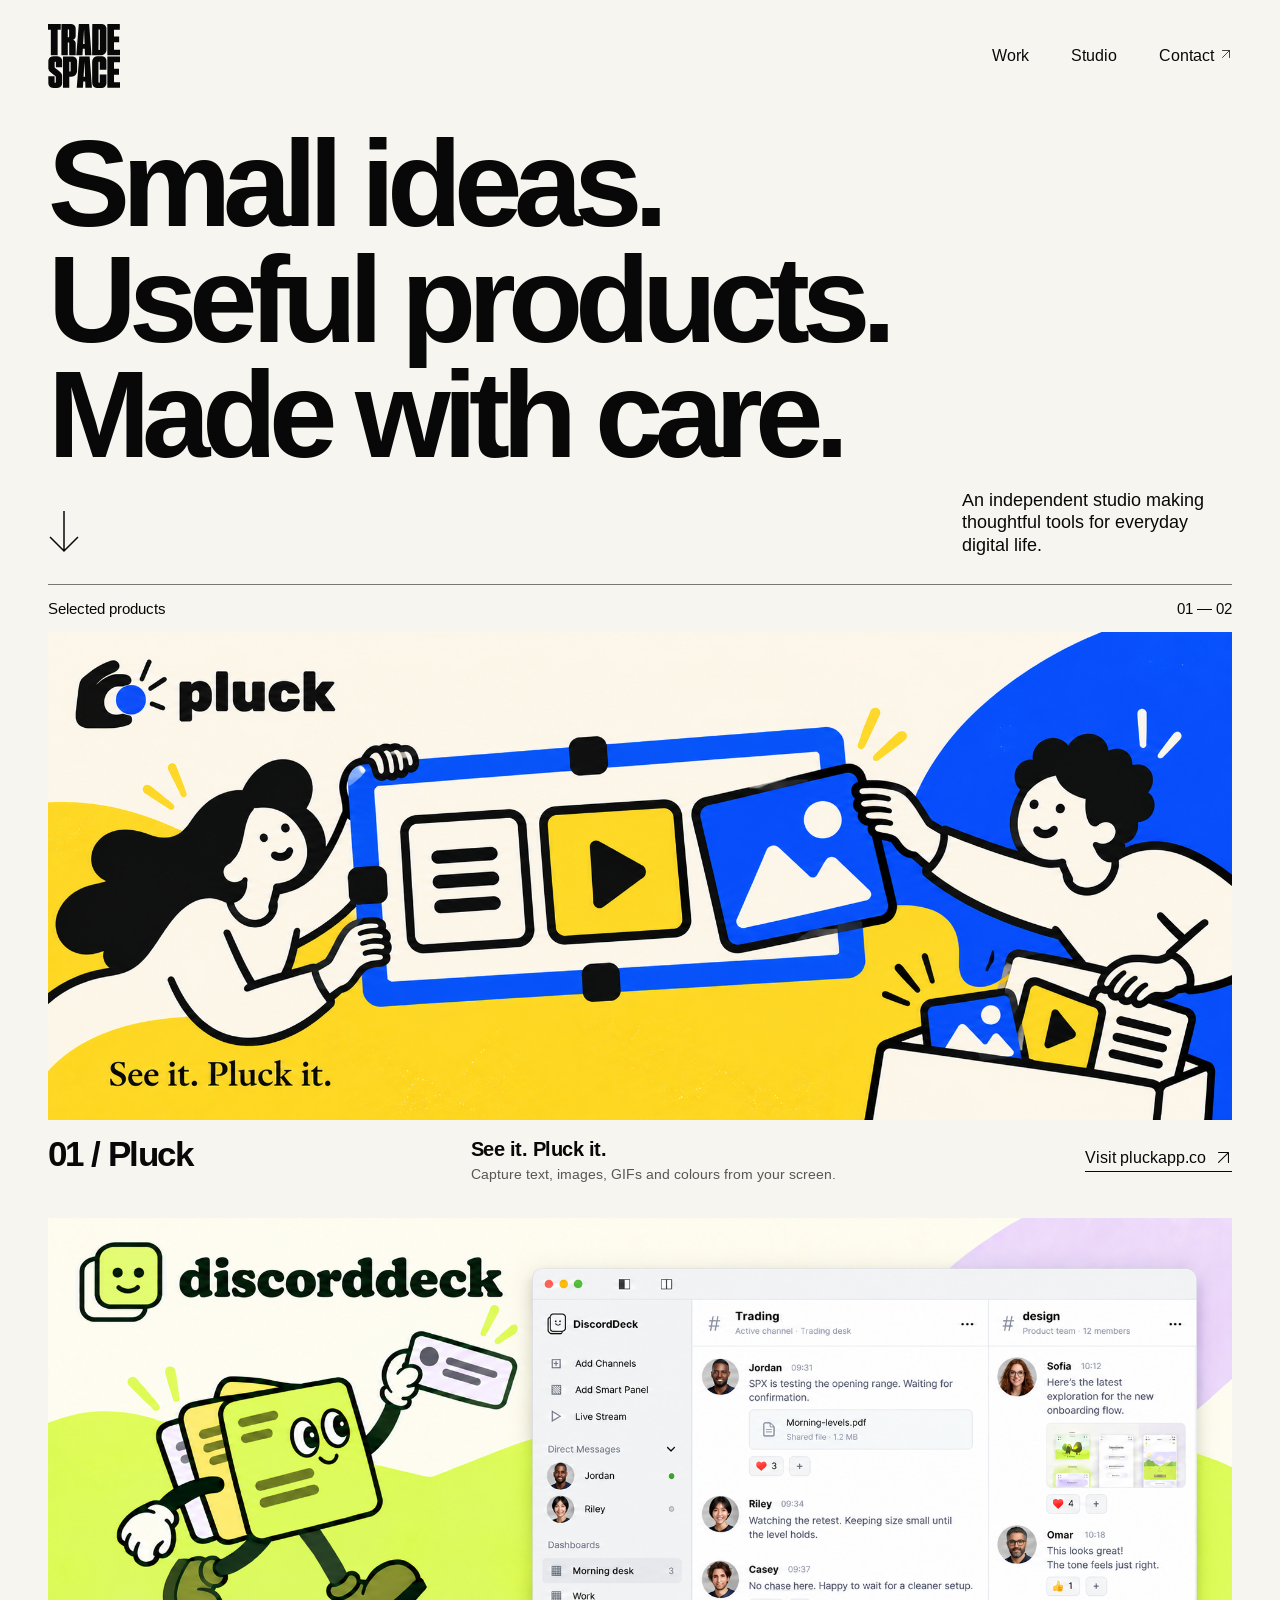
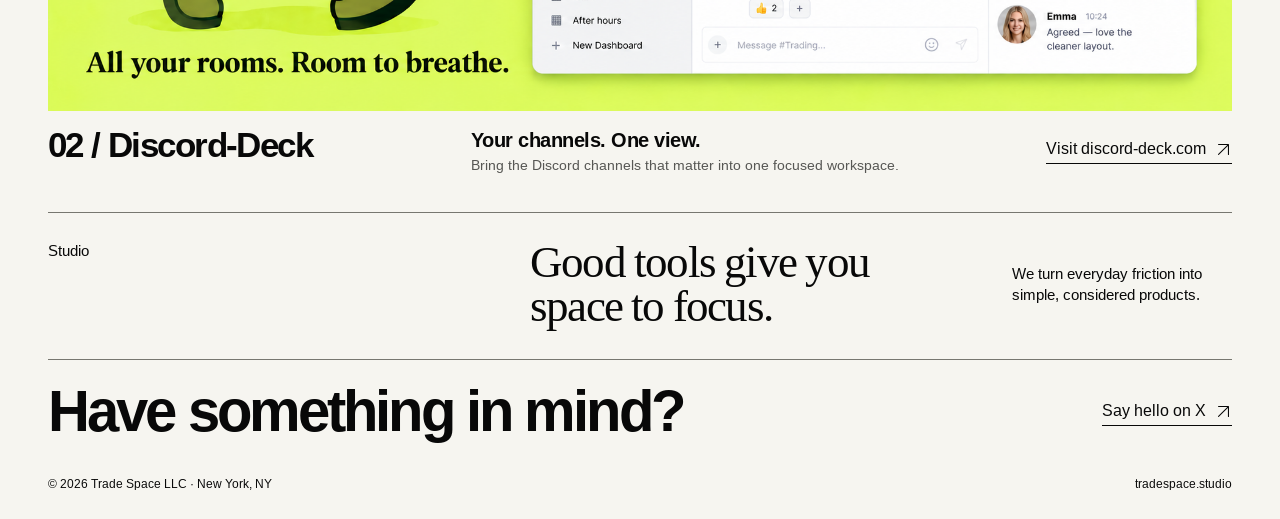
<file: index.html>
<!doctype html>
<html lang="en">
<head>
  <meta charset="utf-8">
  <meta name="viewport" content="width=device-width,initial-scale=1">
  <meta name="theme-color" content="#f6f5f0">
  <title>Trade Space — Small ideas. Useful products.</title>
  <meta name="description" content="An independent studio making thoughtful tools for everyday digital life. Explore Pluck and Discord-Deck.">
  <link rel="canonical" href="https://tradespace.studio/">
  <meta property="og:type" content="website">
  <meta property="og:title" content="Trade Space — Small ideas. Useful products.">
  <meta property="og:description" content="An independent studio making thoughtful tools for everyday digital life. Explore Pluck and Discord-Deck.">
  <meta property="og:url" content="https://tradespace.studio/">
  <meta property="og:image" content="https://tradespace.studio/assets/brand/social-card.png">
  <meta property="og:image:width" content="1200">
  <meta property="og:image:height" content="630">
  <meta name="twitter:card" content="summary_large_image">
  <link rel="icon" href="assets/brand/favicon.svg" type="image/svg+xml">
  <link rel="apple-touch-icon" href="assets/brand/apple-touch-icon.png">
  <link rel="preload" href="assets/fonts/studio-sans-bold.woff" as="font" type="font/woff" crossorigin>
  <link rel="stylesheet" href="styles.css?v=4">
</head>
<body id="top">
  <a class="skip-link" href="#main">Skip to content</a>
  <div class="shell">
    <header class="site-header">
      <a class="studio-logo" href="#top" aria-label="Trade Space, back to top">
        <img src="assets/brand/tradespace-stacked-black.svg" width="72" height="65" alt="Trade Space">
      </a>
      <nav aria-label="Main navigation">
        <a href="#work">Work</a><a href="#studio">Studio</a><a class="text-link" href="#contact">Contact <span aria-hidden="true"><svg viewBox="0 0 24 24" width="17" height="17" fill="none" stroke="currentColor" stroke-width="1.5" stroke-linecap="round" stroke-linejoin="round" focusable="false"><path d="M5 19 19 5M5 5h14v14"/></svg></span></a>
      </nav>
    </header>
    <main id="main">
      <section class="hero" aria-labelledby="intro-title">
        <h1 id="intro-title"><span>Small ideas.</span><span>Useful products.</span><span>Made with care.</span></h1>
        <div class="hero-bottom">
          <a class="scroll-cue" href="#work" aria-label="Explore our products"><svg viewBox="0 0 32 44" aria-hidden="true"><path d="M16 1v40M2 27l14 14 14-14"/></svg></a>
          <p>An independent studio making thoughtful tools for everyday digital life.</p>
        </div>
      </section>
      <section class="work" id="work" aria-labelledby="work-title">
        <div class="section-label"><h2 id="work-title">Selected products</h2><span>01 — 02</span></div>
        <article class="product product-pluck">
          <a class="product-link" href="https://pluckapp.co/" target="_blank" rel="noopener noreferrer" aria-label="Visit Pluck, opens in a new tab">
            <div class="pluck-artwork">
              <img src="assets/pluck/showcase.webp" width="1954" height="805" alt="Pluck. See it. Pluck it. Two people lift text, video and image tiles out of a selection frame." decoding="async" fetchpriority="high">
            </div>
            <div class="product-caption">
              <h3>01 / Pluck</h3>
              <div class="product-copy"><p class="product-tagline">See it. Pluck it.</p><p>Capture text, images, GIFs and colours from your screen.</p></div>
              <span class="text-link product-visit">Visit pluckapp.co <span aria-hidden="true"><svg viewBox="0 0 24 24" width="17" height="17" fill="none" stroke="currentColor" stroke-width="1.5" stroke-linecap="round" stroke-linejoin="round" focusable="false"><path d="M5 19 19 5M5 5h14v14"/></svg></span></span>
            </div>
          </a>
        </article>
        <article class="product product-discord">
          <a class="product-link" href="https://discord-deck.com/" target="_blank" rel="noopener noreferrer" aria-label="Visit Discord-Deck, opens in a new tab">
            <div class="discord-artwork">
              <img src="assets/discord-deck/showcase.png" width="1942" height="809" alt="DiscordDeck. All your rooms. Room to breathe. A mascot made of stacked cards walks beside the app, which shows two channels side by side." loading="lazy" decoding="async">
            </div>
            <div class="product-caption">
              <h3>02 / Discord-Deck</h3>
              <div class="product-copy"><p class="product-tagline">Your channels. One view.</p><p>Bring the Discord channels that matter into one focused workspace.</p></div>
              <span class="text-link product-visit">Visit discord-deck.com <span aria-hidden="true"><svg viewBox="0 0 24 24" width="17" height="17" fill="none" stroke="currentColor" stroke-width="1.5" stroke-linecap="round" stroke-linejoin="round" focusable="false"><path d="M5 19 19 5M5 5h14v14"/></svg></span></span>
            </div>
          </a>
        </article>
      </section>
      <section class="studio-section" id="studio" aria-labelledby="studio-title">
        <h2 id="studio-title">Studio</h2>
        <p class="studio-statement">Good tools give you<br class="desktop-break"> space to focus.</p>
        <p class="studio-copy">We turn everyday friction into simple, considered products.</p>
      </section>
      <section class="contact-section" id="contact" aria-labelledby="contact-title">
        <h2 id="contact-title">Have something in mind?</h2>
        <a class="text-link" href="https://x.com/spacemnke" target="_blank" rel="noopener noreferrer">Say hello on X <span aria-hidden="true"><svg viewBox="0 0 24 24" width="17" height="17" fill="none" stroke="currentColor" stroke-width="1.5" stroke-linecap="round" stroke-linejoin="round" focusable="false"><path d="M5 19 19 5M5 5h14v14"/></svg></span><span class="sr-only">, opens in a new tab</span></a>
      </section>
    </main>
    <footer class="site-footer"><span>© 2026 Trade Space LLC · New York, NY</span><a href="#top">tradespace.studio <span class="sr-only">, back to top</span></a></footer>
  </div>
</body>
</html>
</file>
<file: styles.css>
@font-face{font-family:Studio Sans;src:url('assets/fonts/studio-sans-regular.woff') format('woff');font-weight:400;font-style:normal;font-display:swap}
@font-face{font-family:Studio Sans;src:url('assets/fonts/studio-sans-bold.woff') format('woff');font-weight:700;font-style:normal;font-display:swap}
@font-face{font-family:Studio Serif;src:url('assets/fonts/studio-serif-regular.woff') format('woff');font-weight:400;font-style:normal;font-display:swap}
@font-face{font-family:Studio Serif;src:url('assets/fonts/studio-serif-bold.woff') format('woff');font-weight:700;font-style:normal;font-display:swap}
:root{--paper:#f6f5f0;--ink:#080808;--muted:#575754;--rule:#777770;--gutter:min(3.75vw,54px);--pluck-yellow:#ffdc3e;--pluck-paper:#fff8eb;--pluck-ink:#151719;--pluck-blue:#1f4ff5;--lavender:#e3dafa}
*{box-sizing:border-box}
html{scroll-behavior:smooth;scroll-padding-top:24px}
body{margin:0;background:var(--paper);color:var(--ink);font-family:Studio Sans,Arial,sans-serif;font-size:16px;line-height:1.4;-webkit-font-smoothing:antialiased}
a{color:inherit;text-decoration:none}
img{max-width:100%;display:block}
p,h1,h2,h3{margin:0}
a:focus-visible{outline:3px solid var(--pluck-blue);outline-offset:6px}
::selection{background:var(--pluck-blue);color:white}
.shell{max-width:1440px;margin:0 auto;padding:0 var(--gutter)}
.skip-link{position:fixed;top:8px;left:8px;z-index:10;padding:12px 18px;background:var(--ink);color:white;transform:translateY(-160%)}
.skip-link:focus{transform:translateY(0)}
.sr-only{position:absolute;width:1px;height:1px;padding:0;margin:-1px;overflow:hidden;clip:rect(0,0,0,0);white-space:nowrap;border:0}
.site-header{min-height:112px;display:flex;align-items:center;justify-content:space-between;gap:32px}
.studio-logo{width:72px;flex:0 0 72px;display:block}
.studio-logo img{width:100%;height:auto}
.site-header nav{display:flex;align-items:center;gap:42px}
.site-header nav a{display:inline-flex;align-items:center;gap:6px;min-height:44px}
.site-header nav a:hover{text-decoration:underline;text-underline-offset:5px}
.text-link{display:inline-flex;align-items:center;gap:9px;position:relative;white-space:nowrap}
.text-link::after{content:"";position:absolute;left:0;right:0;top:calc(50% + .35em + 8px);border-top:1px solid}
.site-header nav .text-link::after{content:none}
.text-link>span[aria-hidden]{display:inline-flex;transition:transform 180ms ease}
.text-link svg{display:block;width:1.0625em;height:1.0625em}
.site-header nav .text-link svg{width:12px;height:12px;margin-bottom:4px}
a:hover .text-link>span[aria-hidden],a.text-link:hover>span[aria-hidden]{transform:translate(2px,-2px)}
.hero{padding:14px 0 28px}
.hero h1{font-size:clamp(58px,9.6vw,138px);font-weight:700;line-height:.94;letter-spacing:-.065em}
.hero h1>span{display:block}
.hero-bottom{display:flex;align-items:flex-end;justify-content:space-between;gap:32px;margin-top:16px}
.hero-bottom p{font-size:18px;line-height:1.25;max-width:270px}
.scroll-cue{display:flex;width:44px;height:48px;align-items:center}
.scroll-cue svg{width:32px;height:44px;fill:none;stroke:currentColor;stroke-width:1.5}
.section-label{border-top:1px solid var(--rule);padding:13px 0;display:flex;justify-content:space-between;gap:20px;font-size:15px}
.section-label h2{font:inherit}
.product+.product{margin-top:34px}
.product-link{display:block}
.pluck-artwork{background:var(--pluck-paper)}
.pluck-artwork>img{width:100%;height:auto}
.product-caption{display:grid;grid-template-columns:34% minmax(0,1fr) auto;align-items:start;gap:20px;padding-top:16px}
.product-caption h3{font-size:clamp(23px,2.75vw,40px);font-weight:700;line-height:1.05;letter-spacing:-.045em}
.product-copy{padding-top:1px}
.product-copy>p:last-child{font-size:14px;line-height:1.45;margin-top:3px;color:var(--muted);max-width:470px}
.product-copy .product-tagline{font-size:20px;font-weight:700;letter-spacing:-.025em;line-height:1.2}
.product-visit{min-height:44px;font-size:16px;align-self:start}
.discord-artwork{background:#fdfcf0}
.discord-artwork>img{width:100%;height:auto}
.studio-section{display:grid;grid-template-columns:1fr 1fr 220px;gap:32px;border-top:1px solid var(--rule);padding:27px 0 31px;margin-top:36px;align-items:start}
.studio-section h2{font-size:15px;font-weight:400}
.studio-statement{font-family:Studio Serif,Georgia,serif;font-size:clamp(30px,3.5vw,50px);line-height:.99;letter-spacing:-.04em}
.studio-copy{font-size:15px;line-height:1.4;align-self:center}
.contact-section{border-top:1px solid var(--rule);padding:22px 0 20px;display:flex;justify-content:space-between;align-items:center;gap:24px}
.contact-section h2{font-size:clamp(32px,4.5vw,64px);line-height:1.02;letter-spacing:-.05em}
.contact-section .text-link{min-height:44px;flex-shrink:0}
.site-footer{display:flex;justify-content:space-between;gap:24px;padding:15px 0 26px;font-size:12px;line-height:1.4}
@media(min-width:768px) and (max-width:1100px){
 .site-header{min-height:90px}.studio-logo{width:60px;flex-basis:60px}.hero-bottom p{font-size:16px;max-width:235px}
 .product-caption{grid-template-columns:31% minmax(0,1fr) auto;gap:15px}.product-visit{font-size:13px}.product-copy .product-tagline{font-size:17px}.product-copy>p:last-child{font-size:12px}
 .studio-section{grid-template-columns:1fr 1.1fr 180px;gap:22px}.studio-copy{font-size:13px}
}
@media(max-width:767px){
 :root{--gutter:20px}html{scroll-padding-top:16px}body{font-size:15px}
 .site-header{min-height:88px;gap:20px}.studio-logo{width:52px;flex-basis:52px}.site-header nav{gap:20px;font-size:13px}.site-header nav a{gap:3px}
 .hero{padding:18px 0 24px}.hero h1{font-size:clamp(36px,9.8vw,75px);line-height:.98;letter-spacing:-.055em}
 .hero-bottom{margin-top:24px;align-items:flex-end;gap:28px}.hero-bottom p{font-size:15px;max-width:235px;line-height:1.35}.scroll-cue{flex-shrink:0;width:32px}
 .section-label{font-size:12px;padding:12px 0}
 .product-caption{grid-template-columns:1fr;gap:12px;padding-top:16px}.product-caption h3{font-size:29px}.product-copy .product-tagline{font-size:18px}.product-copy>p:last-child{font-size:14px;line-height:1.4;max-width:36ch}
 .product-visit{justify-self:start;font-size:14px;min-height:38px}.product+.product{margin-top:32px}
 .studio-section{grid-template-columns:1fr;gap:20px;margin-top:30px;padding:24px 0}.studio-section h2{font-size:13px}.studio-statement{font-size:40px;line-height:1.02;max-width:330px}.studio-copy{max-width:29ch;font-size:15px}.desktop-break{display:none}
 .contact-section{align-items:flex-start;flex-direction:column;gap:12px;padding:24px 0 12px}.contact-section h2{font-size:38px;line-height:1.05;max-width:7.5em}.contact-section .text-link{font-size:15px}
 .site-footer{font-size:10px;padding:20px 0 24px;gap:16px}
}
@media(max-width:359px){:root{--gutter:16px}.site-header nav{gap:13px}.hero h1{font-size:9.65vw}.hero-bottom p{max-width:210px}.studio-statement{font-size:35px}.contact-section h2{font-size:34px}}
@media(prefers-reduced-motion:reduce){html{scroll-behavior:auto}*,*::before,*::after{transition:none!important;animation:none!important}}
</file>
